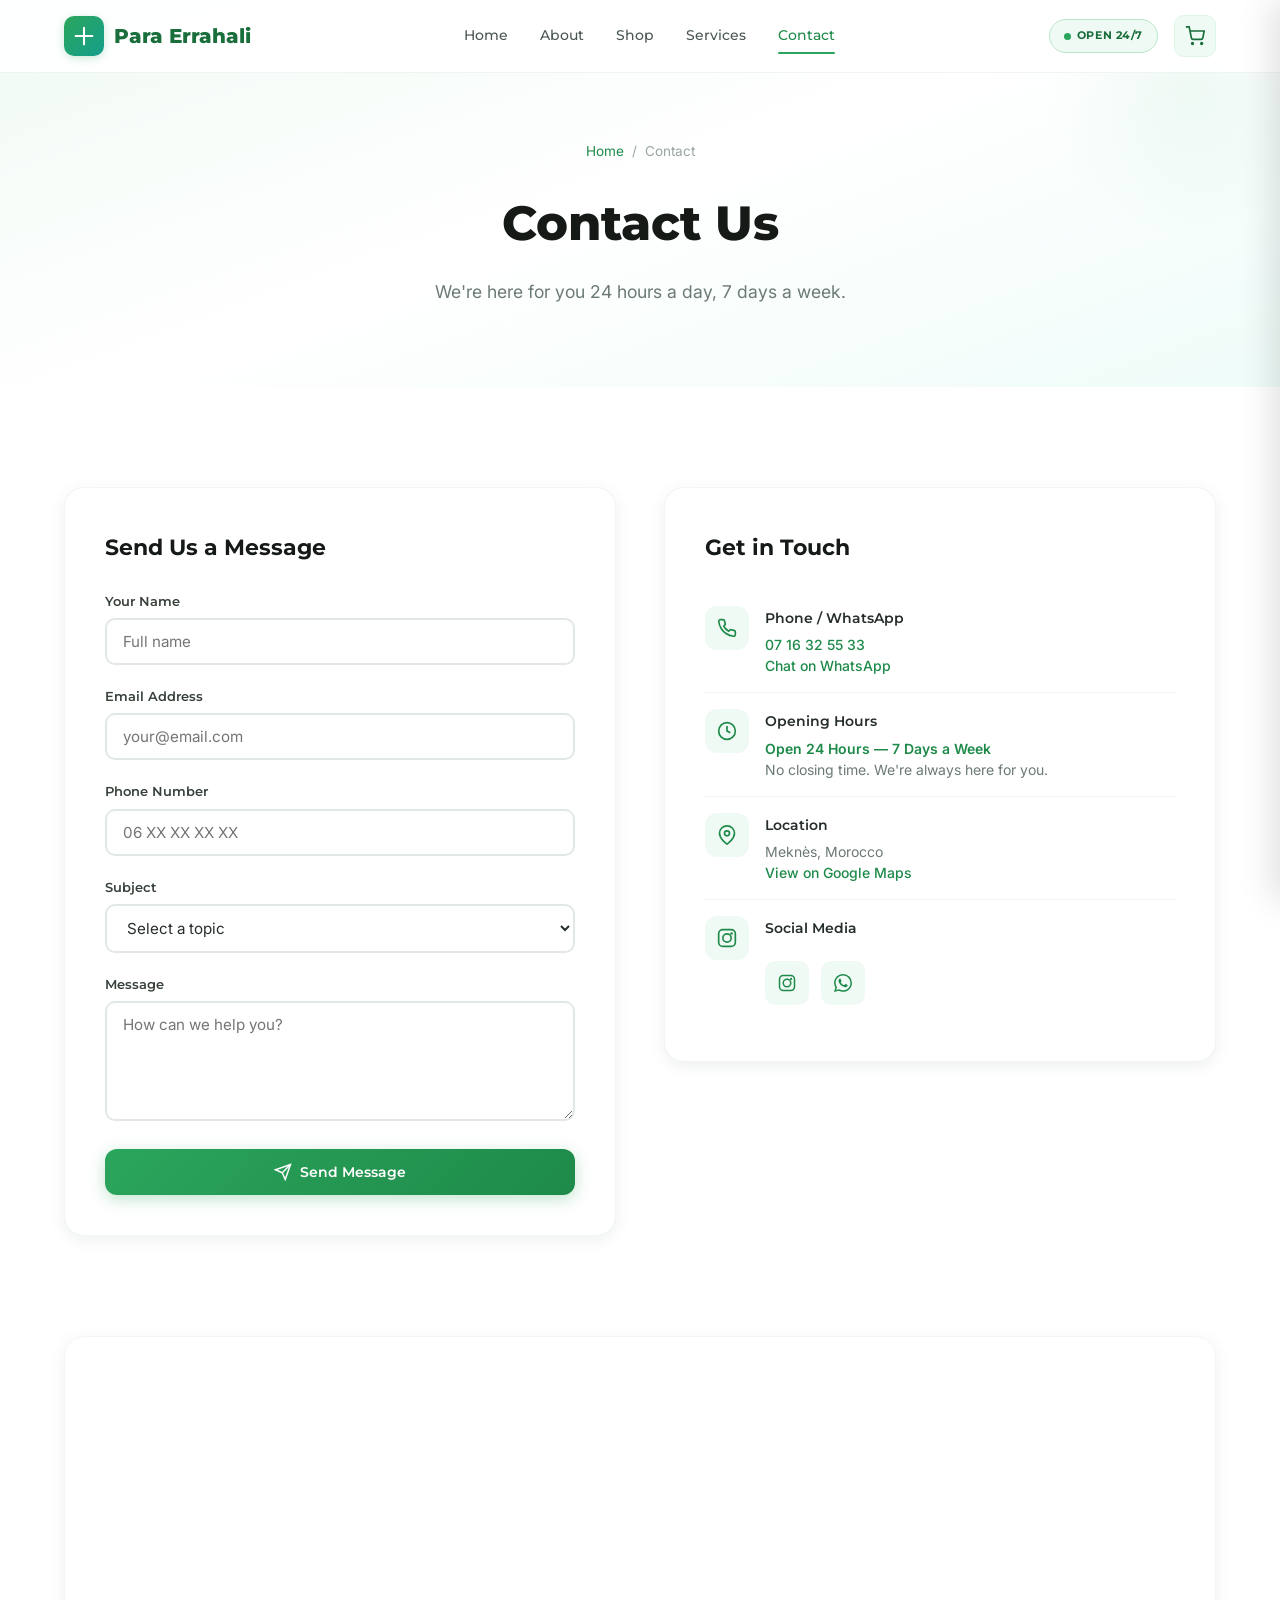
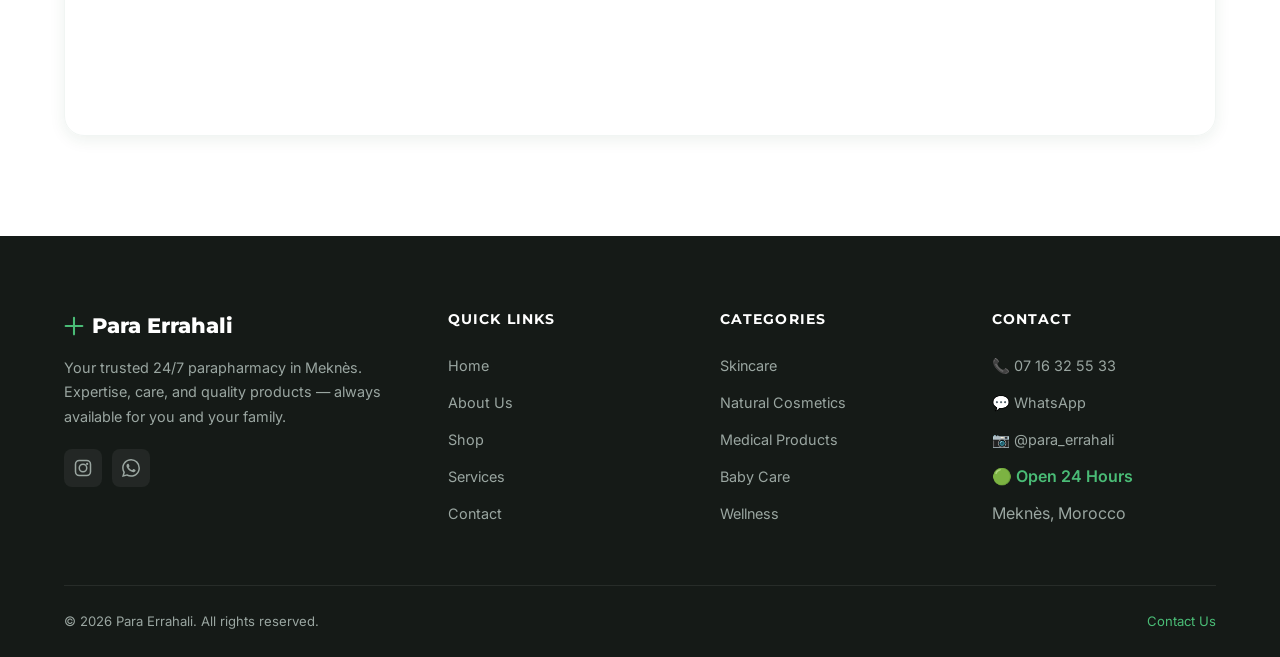
<file: contact.html>
<!DOCTYPE html>
<html lang="fr">
<head>
  <meta charset="UTF-8">
  <meta name="viewport" content="width=device-width, initial-scale=1.0">
  <title>Contact — Para Errahali | Meknès, Morocco</title>
  <meta name="description" content="Contact Para Errahali in Meknès. Open 24 hours. Phone: 07 16 32 55 33. WhatsApp, Instagram, and more.">
  <link rel="stylesheet" href="style.css">
</head>
<body>

  <!-- ═══════════ NAVBAR ═══════════ -->
  <nav class="navbar">
    <div class="nav-inner">
      <a href="index.html" class="nav-logo">
        <span class="nav-logo-icon">
          <svg width="20" height="20" viewBox="0 0 24 24" fill="none" stroke="currentColor" stroke-width="2.5" stroke-linecap="round">
            <path d="M12 2v20M2 12h20"/>
          </svg>
        </span>
        Para Errahali
      </a>
      <div class="nav-links">
        <a href="index.html">Home</a>
        <a href="about.html">About</a>
        <a href="shop.html">Shop</a>
        <a href="services.html">Services</a>
        <a href="contact.html" class="active">Contact</a>
      </div>
      <div class="nav-right">
        <span class="open-badge">
          <span class="open-dot"></span>
          OPEN 24/7
        </span>
        <button class="nav-cart-btn" onclick="toggleCart()" aria-label="Open cart">
          <svg width="20" height="20" viewBox="0 0 24 24" fill="none" stroke="currentColor" stroke-width="2">
            <circle cx="9" cy="21" r="1"/><circle cx="20" cy="21" r="1"/>
            <path d="M1 1h4l2.68 13.39a2 2 0 002 1.61h9.72a2 2 0 002-1.61L23 6H6"/>
          </svg>
          <span class="cart-count" style="display:none">0</span>
        </button>
        <button class="nav-hamburger" aria-label="Menu">
          <span></span><span></span><span></span>
        </button>
      </div>
    </div>
  </nav>

  <!-- ═══════════ CART SIDEBAR ═══════════ -->
  <div class="cart-overlay" id="cartOverlay" onclick="toggleCart()"></div>
  <aside class="cart-sidebar" id="cartSidebar">
    <div class="cart-header">
      <h3>Your Cart</h3>
      <button class="cart-close" onclick="toggleCart()" aria-label="Close cart">
        <svg width="20" height="20" viewBox="0 0 24 24" fill="none" stroke="currentColor" stroke-width="2">
          <line x1="18" y1="6" x2="6" y2="18"/><line x1="6" y1="6" x2="18" y2="18"/>
        </svg>
      </button>
    </div>
    <div class="cart-items" id="cartItems"></div>
    <div class="cart-footer">
      <div class="cart-total">
        <span>Total</span>
        <span id="cartTotal">0.00 DH</span>
      </div>
      <button class="cart-order-btn btn-whatsapp" onclick="orderViaWhatsApp()">
        <svg width="20" height="20" viewBox="0 0 24 24" fill="currentColor">
          <path d="M17.472 14.382c-.297-.149-1.758-.867-2.03-.967-.273-.099-.471-.148-.67.15-.197.297-.767.966-.94 1.164-.173.199-.347.223-.644.075-.297-.15-1.255-.463-2.39-1.475-.883-.788-1.48-1.761-1.653-2.059-.173-.297-.018-.458.13-.606.134-.133.298-.347.446-.52.149-.174.198-.298.298-.497.099-.198.05-.371-.025-.52-.075-.149-.669-1.612-.916-2.207-.242-.579-.487-.5-.669-.51-.173-.008-.371-.01-.57-.01-.198 0-.52.074-.792.372-.272.297-1.04 1.016-1.04 2.479 0 1.462 1.065 2.875 1.213 3.074.149.198 2.096 3.2 5.077 4.487.709.306 1.262.489 1.694.625.712.227 1.36.195 1.871.118.571-.085 1.758-.719 2.006-1.413.248-.694.248-1.289.173-1.413-.074-.124-.272-.198-.57-.347m-5.421 7.403h-.004a9.87 9.87 0 01-5.031-1.378l-.361-.214-3.741.982.998-3.648-.235-.374a9.86 9.86 0 01-1.51-5.26c.001-5.45 4.436-9.884 9.888-9.884 2.64 0 5.122 1.03 6.988 2.898a9.825 9.825 0 012.893 6.994c-.003 5.45-4.437 9.884-9.885 9.884m8.413-18.297A11.815 11.815 0 0012.05 0C5.495 0 .16 5.335.157 11.892c0 2.096.547 4.142 1.588 5.945L.057 24l6.305-1.654a11.882 11.882 0 005.683 1.448h.005c6.554 0 11.89-5.335 11.893-11.893a11.821 11.821 0 00-3.48-8.413z"/>
        </svg>
        Order via WhatsApp
      </button>
    </div>
  </aside>

  <!-- ═══════════ PAGE HEADER ═══════════ -->
  <section class="page-header">
    <div class="container">
      <div class="breadcrumb">
        <a href="index.html">Home</a>
        <span>/</span>
        <span>Contact</span>
      </div>
      <h1>Contact Us</h1>
      <p>We're here for you 24 hours a day, 7 days a week.</p>
    </div>
  </section>

  <!-- ═══════════ CONTACT SECTION ═══════════ -->
  <section class="contact-section">
    <div class="container">
      <div class="contact-grid">
        <!-- Contact Form -->
        <div class="contact-form-card reveal">
          <h3>Send Us a Message</h3>
          <form id="contactForm">
            <div class="form-group">
              <label for="name">Your Name</label>
              <input type="text" id="name" name="name" placeholder="Full name" required>
            </div>
            <div class="form-group">
              <label for="email">Email Address</label>
              <input type="email" id="email" name="email" placeholder="your@email.com" required>
            </div>
            <div class="form-group">
              <label for="phone">Phone Number</label>
              <input type="tel" id="phone" name="phone" placeholder="06 XX XX XX XX">
            </div>
            <div class="form-group">
              <label for="subject">Subject</label>
              <select id="subject" name="subject">
                <option value="">Select a topic</option>
                <option value="general">General Inquiry</option>
                <option value="product">Product Question</option>
                <option value="hijama">Hijama Appointment</option>
                <option value="feedback">Feedback</option>
                <option value="other">Other</option>
              </select>
            </div>
            <div class="form-group">
              <label for="message">Message</label>
              <textarea id="message" name="message" placeholder="How can we help you?" required></textarea>
            </div>
            <button type="submit" class="btn btn-primary" style="width:100%;">
              <svg width="18" height="18" viewBox="0 0 24 24" fill="none" stroke="currentColor" stroke-width="2">
                <line x1="22" y1="2" x2="11" y2="13"/><polygon points="22 2 15 22 11 13 2 9 22 2"/>
              </svg>
              Send Message
            </button>
          </form>
        </div>

        <!-- Contact Info -->
        <div class="reveal reveal-delay-1">
          <div class="contact-info-card">
            <h3>Get in Touch</h3>

            <div class="info-item">
              <div class="info-icon">
                <svg width="20" height="20" viewBox="0 0 24 24" fill="none" stroke="currentColor" stroke-width="2">
                  <path d="M22 16.92v3a2 2 0 01-2.18 2 19.79 19.79 0 01-8.63-3.07 19.5 19.5 0 01-6-6 19.79 19.79 0 01-3.07-8.67A2 2 0 014.11 2h3a2 2 0 012 1.72 12.84 12.84 0 00.7 2.81 2 2 0 01-.45 2.11L8.09 9.91a16 16 0 006 6l1.27-1.27a2 2 0 012.11-.45 12.84 12.84 0 002.81.7A2 2 0 0122 16.92z"/>
                </svg>
              </div>
              <div class="info-text">
                <h4>Phone / WhatsApp</h4>
                <p><a href="tel:+212716325533">07 16 32 55 33</a></p>
                <p><a href="https://wa.me/212716325533" target="_blank" rel="noopener">Chat on WhatsApp</a></p>
              </div>
            </div>

            <div class="info-item">
              <div class="info-icon">
                <svg width="20" height="20" viewBox="0 0 24 24" fill="none" stroke="currentColor" stroke-width="2">
                  <circle cx="12" cy="12" r="10"/><polyline points="12 6 12 12 16 14"/>
                </svg>
              </div>
              <div class="info-text">
                <h4>Opening Hours</h4>
                <p style="color:var(--green-600);font-weight:600;">Open 24 Hours — 7 Days a Week</p>
                <p>No closing time. We're always here for you.</p>
              </div>
            </div>

            <div class="info-item">
              <div class="info-icon">
                <svg width="20" height="20" viewBox="0 0 24 24" fill="none" stroke="currentColor" stroke-width="2">
                  <path d="M21 10c0 7-9 13-9 13s-9-6-9-13a9 9 0 0118 0z"/><circle cx="12" cy="10" r="3"/>
                </svg>
              </div>
              <div class="info-text">
                <h4>Location</h4>
                <p>Meknès, Morocco</p>
                <p><a href="https://maps.google.com/?q=Meknès+Morocco" target="_blank" rel="noopener">View on Google Maps</a></p>
              </div>
            </div>

            <div class="info-item">
              <div class="info-icon">
                <svg width="20" height="20" viewBox="0 0 24 24" fill="none" stroke="currentColor" stroke-width="2">
                  <rect x="2" y="2" width="20" height="20" rx="5"/><circle cx="12" cy="12" r="5"/><circle cx="17.5" cy="6.5" r="1.5" fill="currentColor" stroke="none"/>
                </svg>
              </div>
              <div class="info-text">
                <h4>Social Media</h4>
                <div class="social-links">
                  <a href="https://instagram.com/para_errahali" target="_blank" rel="noopener" class="social-link" aria-label="Instagram">
                    <svg width="18" height="18" viewBox="0 0 24 24" fill="none" stroke="currentColor" stroke-width="2">
                      <rect x="2" y="2" width="20" height="20" rx="5"/><circle cx="12" cy="12" r="5"/><circle cx="17.5" cy="6.5" r="1.5" fill="currentColor" stroke="none"/>
                    </svg>
                  </a>
                  <a href="https://wa.me/212716325533" target="_blank" rel="noopener" class="social-link" aria-label="WhatsApp">
                    <svg width="18" height="18" viewBox="0 0 24 24" fill="currentColor">
                      <path d="M17.472 14.382c-.297-.149-1.758-.867-2.03-.967-.273-.099-.471-.148-.67.15-.197.297-.767.966-.94 1.164-.173.199-.347.223-.644.075-.297-.15-1.255-.463-2.39-1.475-.883-.788-1.48-1.761-1.653-2.059-.173-.297-.018-.458.13-.606.134-.133.298-.347.446-.52.149-.174.198-.298.298-.497.099-.198.05-.371-.025-.52-.075-.149-.669-1.612-.916-2.207-.242-.579-.487-.5-.669-.51-.173-.008-.371-.01-.57-.01-.198 0-.52.074-.792.372-.272.297-1.04 1.016-1.04 2.479 0 1.462 1.065 2.875 1.213 3.074.149.198 2.096 3.2 5.077 4.487.709.306 1.262.489 1.694.625.712.227 1.36.195 1.871.118.571-.085 1.758-.719 2.006-1.413.248-.694.248-1.289.173-1.413-.074-.124-.272-.198-.57-.347m-5.421 7.403h-.004a9.87 9.87 0 01-5.031-1.378l-.361-.214-3.741.982.998-3.648-.235-.374a9.86 9.86 0 01-1.51-5.26c.001-5.45 4.436-9.884 9.888-9.884 2.64 0 5.122 1.03 6.988 2.898a9.825 9.825 0 012.893 6.994c-.003 5.45-4.437 9.884-9.885 9.884m8.413-18.297A11.815 11.815 0 0012.05 0C5.495 0 .16 5.335.157 11.892c0 2.096.547 4.142 1.588 5.945L.057 24l6.305-1.654a11.882 11.882 0 005.683 1.448h.005c6.554 0 11.89-5.335 11.893-11.893a11.821 11.821 0 00-3.48-8.413z"/>
                    </svg>
                  </a>
                </div>
              </div>
            </div>
          </div>
        </div>
      </div>
    </div>
  </section>

  <!-- ═══════════ MAP ═══════════ -->
  <section class="map-section">
    <div class="container">
      <div class="map-container reveal">
        <iframe
          src="https://www.google.com/maps/embed?pb=!1m18!1m12!1m3!1d52983.67454814495!2d-5.5735!3d33.8935!2m3!1f0!2f0!3f0!3m2!1i1024!2i768!4f13.1!3m3!1m2!1s0xd9c75e86e8c9c6d%3A0x85cb1a1c5cc2f3b8!2sMekn%C3%A8s%2C%20Morocco!5e0!3m2!1sen!2s!4v1700000000000!5m2!1sen!2s"
          allowfullscreen=""
          loading="lazy"
          referrerpolicy="no-referrer-when-downgrade"
          title="Para Errahali Location - Meknès, Morocco">
        </iframe>
      </div>
    </div>
  </section>

  <!-- ═══════════ FOOTER ═══════════ -->
  <footer class="footer">
    <div class="container">
      <div class="footer-grid">
        <div class="footer-brand">
          <h3>
            <svg width="20" height="20" viewBox="0 0 24 24" fill="none" stroke="var(--green-400)" stroke-width="2.5" stroke-linecap="round">
              <path d="M12 2v20M2 12h20"/>
            </svg>
            Para Errahali
          </h3>
          <p>Your trusted 24/7 parapharmacy in Meknès. Expertise, care, and quality products — always available for you and your family.</p>
          <div class="footer-social">
            <a href="https://instagram.com/para_errahali" target="_blank" rel="noopener" aria-label="Instagram">
              <svg width="18" height="18" viewBox="0 0 24 24" fill="none" stroke="currentColor" stroke-width="2">
                <rect x="2" y="2" width="20" height="20" rx="5"/><circle cx="12" cy="12" r="5"/><circle cx="17.5" cy="6.5" r="1.5" fill="currentColor" stroke="none"/>
              </svg>
            </a>
            <a href="https://wa.me/212716325533" target="_blank" rel="noopener" aria-label="WhatsApp">
              <svg width="18" height="18" viewBox="0 0 24 24" fill="currentColor">
                <path d="M17.472 14.382c-.297-.149-1.758-.867-2.03-.967-.273-.099-.471-.148-.67.15-.197.297-.767.966-.94 1.164-.173.199-.347.223-.644.075-.297-.15-1.255-.463-2.39-1.475-.883-.788-1.48-1.761-1.653-2.059-.173-.297-.018-.458.13-.606.134-.133.298-.347.446-.52.149-.174.198-.298.298-.497.099-.198.05-.371-.025-.52-.075-.149-.669-1.612-.916-2.207-.242-.579-.487-.5-.669-.51-.173-.008-.371-.01-.57-.01-.198 0-.52.074-.792.372-.272.297-1.04 1.016-1.04 2.479 0 1.462 1.065 2.875 1.213 3.074.149.198 2.096 3.2 5.077 4.487.709.306 1.262.489 1.694.625.712.227 1.36.195 1.871.118.571-.085 1.758-.719 2.006-1.413.248-.694.248-1.289.173-1.413-.074-.124-.272-.198-.57-.347m-5.421 7.403h-.004a9.87 9.87 0 01-5.031-1.378l-.361-.214-3.741.982.998-3.648-.235-.374a9.86 9.86 0 01-1.51-5.26c.001-5.45 4.436-9.884 9.888-9.884 2.64 0 5.122 1.03 6.988 2.898a9.825 9.825 0 012.893 6.994c-.003 5.45-4.437 9.884-9.885 9.884m8.413-18.297A11.815 11.815 0 0012.05 0C5.495 0 .16 5.335.157 11.892c0 2.096.547 4.142 1.588 5.945L.057 24l6.305-1.654a11.882 11.882 0 005.683 1.448h.005c6.554 0 11.89-5.335 11.893-11.893a11.821 11.821 0 00-3.48-8.413z"/>
              </svg>
            </a>
          </div>
        </div>
        <div class="footer-col">
          <h4>Quick Links</h4>
          <ul>
            <li><a href="index.html">Home</a></li>
            <li><a href="about.html">About Us</a></li>
            <li><a href="shop.html">Shop</a></li>
            <li><a href="services.html">Services</a></li>
            <li><a href="contact.html">Contact</a></li>
          </ul>
        </div>
        <div class="footer-col">
          <h4>Categories</h4>
          <ul>
            <li><a href="shop.html">Skincare</a></li>
            <li><a href="shop.html">Natural Cosmetics</a></li>
            <li><a href="shop.html">Medical Products</a></li>
            <li><a href="shop.html">Baby Care</a></li>
            <li><a href="shop.html">Wellness</a></li>
          </ul>
        </div>
        <div class="footer-col">
          <h4>Contact</h4>
          <ul>
            <li><a href="tel:+212716325533">📞 07 16 32 55 33</a></li>
            <li><a href="https://wa.me/212716325533" target="_blank" rel="noopener">💬 WhatsApp</a></li>
            <li><a href="https://instagram.com/para_errahali" target="_blank" rel="noopener">📷 @para_errahali</a></li>
            <li><span style="color:var(--green-400);font-weight:600;">🟢 Open 24 Hours</span></li>
            <li><span>Meknès, Morocco</span></li>
          </ul>
        </div>
      </div>
      <div class="footer-bottom">
        <span>&copy; 2026 Para Errahali. All rights reserved.</span>
        <a href="contact.html">Contact Us</a>
      </div>
    </div>
  </footer>

  <script src="products.js"></script>
  <script src="cart.js"></script>
  <script src="script.js"></script>
</body>
</html>
</file>
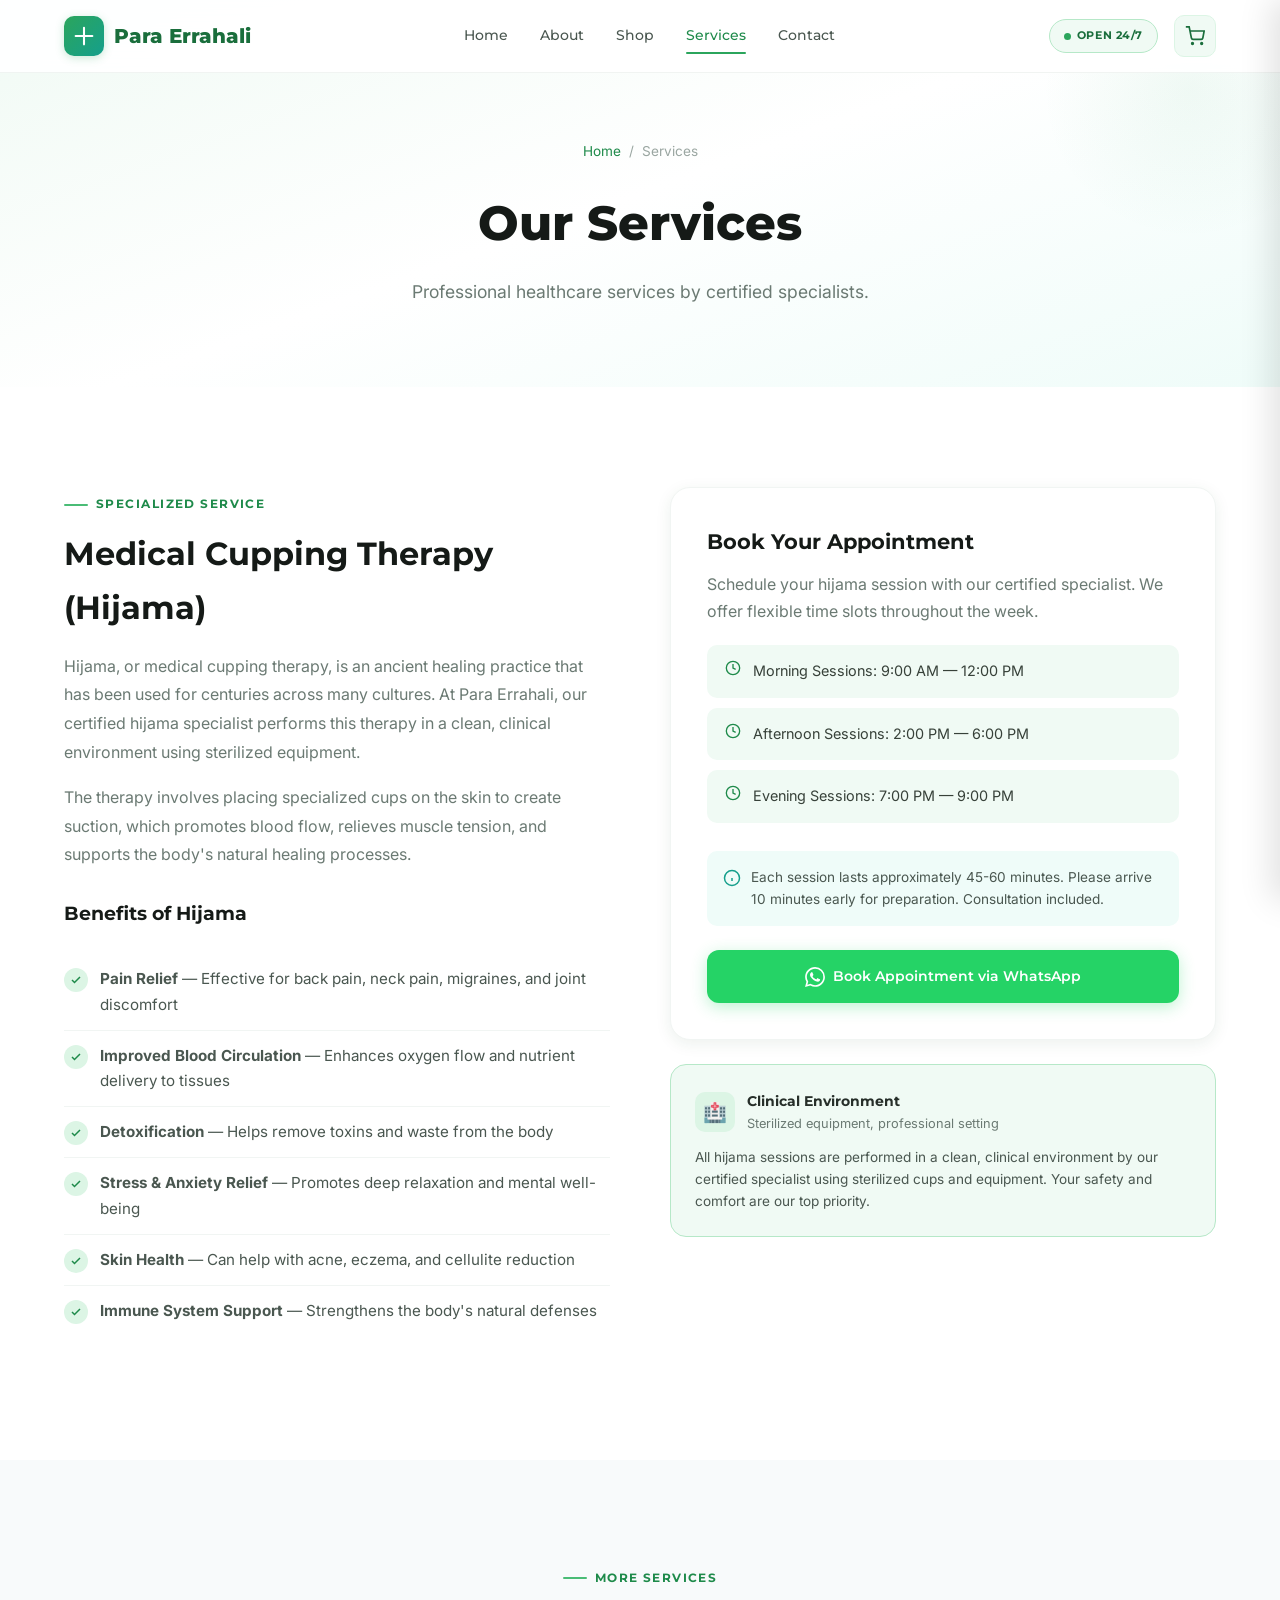
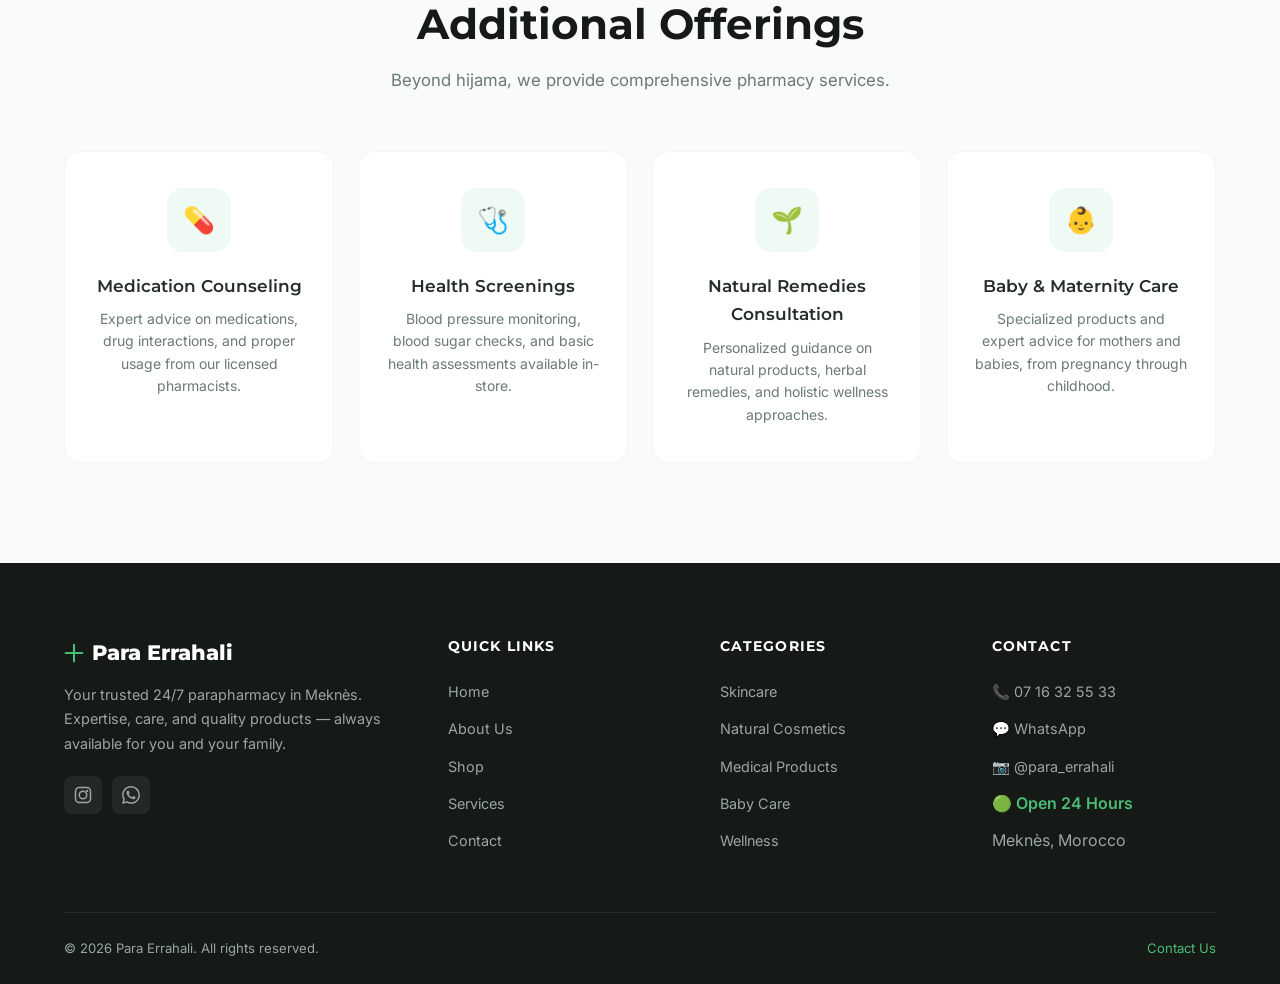
<file: services.html>
<!DOCTYPE html>
<html lang="fr">
<head>
  <meta charset="UTF-8">
  <meta name="viewport" content="width=device-width, initial-scale=1.0">
  <title>Services — Para Errahali | Hijama Cupping Therapy Meknès</title>
  <meta name="description" content="Medical cupping therapy (hijama) services at Para Errahali in Meknès. Book your appointment via WhatsApp.">
  <link rel="stylesheet" href="style.css">
</head>
<body>

  <!-- ═══════════ NAVBAR ═══════════ -->
  <nav class="navbar">
    <div class="nav-inner">
      <a href="index.html" class="nav-logo">
        <span class="nav-logo-icon">
          <svg width="20" height="20" viewBox="0 0 24 24" fill="none" stroke="currentColor" stroke-width="2.5" stroke-linecap="round">
            <path d="M12 2v20M2 12h20"/>
          </svg>
        </span>
        Para Errahali
      </a>
      <div class="nav-links">
        <a href="index.html">Home</a>
        <a href="about.html">About</a>
        <a href="shop.html">Shop</a>
        <a href="services.html" class="active">Services</a>
        <a href="contact.html">Contact</a>
      </div>
      <div class="nav-right">
        <span class="open-badge">
          <span class="open-dot"></span>
          OPEN 24/7
        </span>
        <button class="nav-cart-btn" onclick="toggleCart()" aria-label="Open cart">
          <svg width="20" height="20" viewBox="0 0 24 24" fill="none" stroke="currentColor" stroke-width="2">
            <circle cx="9" cy="21" r="1"/><circle cx="20" cy="21" r="1"/>
            <path d="M1 1h4l2.68 13.39a2 2 0 002 1.61h9.72a2 2 0 002-1.61L23 6H6"/>
          </svg>
          <span class="cart-count" style="display:none">0</span>
        </button>
        <button class="nav-hamburger" aria-label="Menu">
          <span></span><span></span><span></span>
        </button>
      </div>
    </div>
  </nav>

  <!-- ═══════════ CART SIDEBAR ═══════════ -->
  <div class="cart-overlay" id="cartOverlay" onclick="toggleCart()"></div>
  <aside class="cart-sidebar" id="cartSidebar">
    <div class="cart-header">
      <h3>Your Cart</h3>
      <button class="cart-close" onclick="toggleCart()" aria-label="Close cart">
        <svg width="20" height="20" viewBox="0 0 24 24" fill="none" stroke="currentColor" stroke-width="2">
          <line x1="18" y1="6" x2="6" y2="18"/><line x1="6" y1="6" x2="18" y2="18"/>
        </svg>
      </button>
    </div>
    <div class="cart-items" id="cartItems"></div>
    <div class="cart-footer">
      <div class="cart-total">
        <span>Total</span>
        <span id="cartTotal">0.00 DH</span>
      </div>
      <button class="cart-order-btn btn-whatsapp" onclick="orderViaWhatsApp()">
        <svg width="20" height="20" viewBox="0 0 24 24" fill="currentColor">
          <path d="M17.472 14.382c-.297-.149-1.758-.867-2.03-.967-.273-.099-.471-.148-.67.15-.197.297-.767.966-.94 1.164-.173.199-.347.223-.644.075-.297-.15-1.255-.463-2.39-1.475-.883-.788-1.48-1.761-1.653-2.059-.173-.297-.018-.458.13-.606.134-.133.298-.347.446-.52.149-.174.198-.298.298-.497.099-.198.05-.371-.025-.52-.075-.149-.669-1.612-.916-2.207-.242-.579-.487-.5-.669-.51-.173-.008-.371-.01-.57-.01-.198 0-.52.074-.792.372-.272.297-1.04 1.016-1.04 2.479 0 1.462 1.065 2.875 1.213 3.074.149.198 2.096 3.2 5.077 4.487.709.306 1.262.489 1.694.625.712.227 1.36.195 1.871.118.571-.085 1.758-.719 2.006-1.413.248-.694.248-1.289.173-1.413-.074-.124-.272-.198-.57-.347m-5.421 7.403h-.004a9.87 9.87 0 01-5.031-1.378l-.361-.214-3.741.982.998-3.648-.235-.374a9.86 9.86 0 01-1.51-5.26c.001-5.45 4.436-9.884 9.888-9.884 2.64 0 5.122 1.03 6.988 2.898a9.825 9.825 0 012.893 6.994c-.003 5.45-4.437 9.884-9.885 9.884m8.413-18.297A11.815 11.815 0 0012.05 0C5.495 0 .16 5.335.157 11.892c0 2.096.547 4.142 1.588 5.945L.057 24l6.305-1.654a11.882 11.882 0 005.683 1.448h.005c6.554 0 11.89-5.335 11.893-11.893a11.821 11.821 0 00-3.48-8.413z"/>
        </svg>
        Order via WhatsApp
      </button>
    </div>
  </aside>

  <!-- ═══════════ PAGE HEADER ═══════════ -->
  <section class="page-header">
    <div class="container">
      <div class="breadcrumb">
        <a href="index.html">Home</a>
        <span>/</span>
        <span>Services</span>
      </div>
      <h1>Our Services</h1>
      <p>Professional healthcare services by certified specialists.</p>
    </div>
  </section>

  <!-- ═══════════ HIJAMA SERVICE ═══════════ -->
  <section class="hijama-hero">
    <div class="container">
      <div class="hijama-grid">
        <div class="hijama-info reveal">
          <span class="section-label">Specialized Service</span>
          <h2>Medical Cupping Therapy (Hijama)</h2>
          <p>
            Hijama, or medical cupping therapy, is an ancient healing practice that has been
            used for centuries across many cultures. At Para Errahali, our certified hijama
            specialist performs this therapy in a clean, clinical environment using
            sterilized equipment.
          </p>
          <p>
            The therapy involves placing specialized cups on the skin to create suction,
            which promotes blood flow, relieves muscle tension, and supports the body's
            natural healing processes.
          </p>

          <h3 style="font-family:var(--font-heading);font-size:1.2rem;font-weight:700;margin:28px 0 16px;color:var(--gray-900);">Benefits of Hijama</h3>
          <ul class="benefits-list">
            <li>
              <span class="benefit-icon">
                <svg width="12" height="12" viewBox="0 0 24 24" fill="none" stroke="currentColor" stroke-width="3"><path d="M20 6L9 17l-5-5"/></svg>
              </span>
              <div>
                <strong>Pain Relief</strong> — Effective for back pain, neck pain, migraines, and joint discomfort
              </div>
            </li>
            <li>
              <span class="benefit-icon">
                <svg width="12" height="12" viewBox="0 0 24 24" fill="none" stroke="currentColor" stroke-width="3"><path d="M20 6L9 17l-5-5"/></svg>
              </span>
              <div>
                <strong>Improved Blood Circulation</strong> — Enhances oxygen flow and nutrient delivery to tissues
              </div>
            </li>
            <li>
              <span class="benefit-icon">
                <svg width="12" height="12" viewBox="0 0 24 24" fill="none" stroke="currentColor" stroke-width="3"><path d="M20 6L9 17l-5-5"/></svg>
              </span>
              <div>
                <strong>Detoxification</strong> — Helps remove toxins and waste from the body
              </div>
            </li>
            <li>
              <span class="benefit-icon">
                <svg width="12" height="12" viewBox="0 0 24 24" fill="none" stroke="currentColor" stroke-width="3"><path d="M20 6L9 17l-5-5"/></svg>
              </span>
              <div>
                <strong>Stress &amp; Anxiety Relief</strong> — Promotes deep relaxation and mental well-being
              </div>
            </li>
            <li>
              <span class="benefit-icon">
                <svg width="12" height="12" viewBox="0 0 24 24" fill="none" stroke="currentColor" stroke-width="3"><path d="M20 6L9 17l-5-5"/></svg>
              </span>
              <div>
                <strong>Skin Health</strong> — Can help with acne, eczema, and cellulite reduction
              </div>
            </li>
            <li>
              <span class="benefit-icon">
                <svg width="12" height="12" viewBox="0 0 24 24" fill="none" stroke="currentColor" stroke-width="3"><path d="M20 6L9 17l-5-5"/></svg>
              </span>
              <div>
                <strong>Immune System Support</strong> — Strengthens the body's natural defenses
              </div>
            </li>
          </ul>
        </div>

        <div class="reveal reveal-delay-1">
          <div class="appointment-card">
            <h3>Book Your Appointment</h3>
            <p>Schedule your hijama session with our certified specialist. We offer flexible time slots throughout the week.</p>

            <div class="appointment-slots">
              <div class="slot">
                <span class="slot-icon">
                  <svg width="16" height="16" viewBox="0 0 24 24" fill="none" stroke="currentColor" stroke-width="2"><circle cx="12" cy="12" r="10"/><polyline points="12 6 12 12 16 14"/></svg>
                </span>
                Morning Sessions: 9:00 AM — 12:00 PM
              </div>
              <div class="slot">
                <span class="slot-icon">
                  <svg width="16" height="16" viewBox="0 0 24 24" fill="none" stroke="currentColor" stroke-width="2"><circle cx="12" cy="12" r="10"/><polyline points="12 6 12 12 16 14"/></svg>
                </span>
                Afternoon Sessions: 2:00 PM — 6:00 PM
              </div>
              <div class="slot">
                <span class="slot-icon">
                  <svg width="16" height="16" viewBox="0 0 24 24" fill="none" stroke="currentColor" stroke-width="2"><circle cx="12" cy="12" r="10"/><polyline points="12 6 12 12 16 14"/></svg>
                </span>
                Evening Sessions: 7:00 PM — 9:00 PM
              </div>
            </div>

            <div class="appointment-note">
              <svg width="18" height="18" viewBox="0 0 24 24" fill="none" stroke="var(--teal-500)" stroke-width="2" style="flex-shrink:0;margin-top:2px;">
                <circle cx="12" cy="12" r="10"/><line x1="12" y1="16" x2="12" y2="12"/><line x1="12" y1="8" x2="12.01" y2="8"/>
              </svg>
              <span>Each session lasts approximately 45-60 minutes. Please arrive 10 minutes early for preparation. Consultation included.</span>
            </div>

            <a href="https://wa.me/212716325533?text=Hello%2C%20I%20would%20like%20to%20book%20a%20hijama%20(cupping)%20session%20at%20Para%20Errahali.%20Please%20let%20me%20know%20available%20time%20slots." class="btn btn-whatsapp" style="width:100%;" target="_blank" rel="noopener">
              <svg width="20" height="20" viewBox="0 0 24 24" fill="currentColor">
                <path d="M17.472 14.382c-.297-.149-1.758-.867-2.03-.967-.273-.099-.471-.148-.67.15-.197.297-.767.966-.94 1.164-.173.199-.347.223-.644.075-.297-.15-1.255-.463-2.39-1.475-.883-.788-1.48-1.761-1.653-2.059-.173-.297-.018-.458.13-.606.134-.133.298-.347.446-.52.149-.174.198-.298.298-.497.099-.198.05-.371-.025-.52-.075-.149-.669-1.612-.916-2.207-.242-.579-.487-.5-.669-.51-.173-.008-.371-.01-.57-.01-.198 0-.52.074-.792.372-.272.297-1.04 1.016-1.04 2.479 0 1.462 1.065 2.875 1.213 3.074.149.198 2.096 3.2 5.077 4.487.709.306 1.262.489 1.694.625.712.227 1.36.195 1.871.118.571-.085 1.758-.719 2.006-1.413.248-.694.248-1.289.173-1.413-.074-.124-.272-.198-.57-.347m-5.421 7.403h-.004a9.87 9.87 0 01-5.031-1.378l-.361-.214-3.741.982.998-3.648-.235-.374a9.86 9.86 0 01-1.51-5.26c.001-5.45 4.436-9.884 9.888-9.884 2.64 0 5.122 1.03 6.988 2.898a9.825 9.825 0 012.893 6.994c-.003 5.45-4.437 9.884-9.885 9.884m8.413-18.297A11.815 11.815 0 0012.05 0C5.495 0 .16 5.335.157 11.892c0 2.096.547 4.142 1.588 5.945L.057 24l6.305-1.654a11.882 11.882 0 005.683 1.448h.005c6.554 0 11.89-5.335 11.893-11.893a11.821 11.821 0 00-3.48-8.413z"/>
              </svg>
              Book Appointment via WhatsApp
            </a>
          </div>

          <div style="margin-top:24px;background:var(--green-50);border:1px solid var(--green-200);border-radius:16px;padding:24px;">
            <div style="display:flex;align-items:center;gap:12px;margin-bottom:12px;">
              <div style="width:40px;height:40px;background:var(--green-100);border-radius:10px;display:flex;align-items:center;justify-content:center;font-size:1.2rem;">🏥</div>
              <div>
                <h4 style="font-family:var(--font-heading);font-size:.9rem;font-weight:700;color:var(--gray-800);">Clinical Environment</h4>
                <p style="font-size:.8rem;color:var(--gray-500);">Sterilized equipment, professional setting</p>
              </div>
            </div>
            <p style="font-size:.85rem;color:var(--gray-600);line-height:1.6;">
              All hijama sessions are performed in a clean, clinical environment by our
              certified specialist using sterilized cups and equipment. Your safety and
              comfort are our top priority.
            </p>
          </div>
        </div>
      </div>
    </div>
  </section>

  <!-- ═══════════ OTHER SERVICES ═══════════ -->
  <section style="padding:var(--section-py) 0;background:var(--gray-50);">
    <div class="container">
      <div class="section-header reveal">
        <span class="section-label">More Services</span>
        <h2 class="section-title">Additional Offerings</h2>
        <p class="section-subtitle">Beyond hijama, we provide comprehensive pharmacy services.</p>
      </div>
      <div class="why-grid">
        <div class="why-card reveal reveal-delay-1">
          <div class="why-icon">💊</div>
          <h3>Medication Counseling</h3>
          <p>Expert advice on medications, drug interactions, and proper usage from our licensed pharmacists.</p>
        </div>
        <div class="why-card reveal reveal-delay-2">
          <div class="why-icon">🩺</div>
          <h3>Health Screenings</h3>
          <p>Blood pressure monitoring, blood sugar checks, and basic health assessments available in-store.</p>
        </div>
        <div class="why-card reveal reveal-delay-3">
          <div class="why-icon">🌱</div>
          <h3>Natural Remedies Consultation</h3>
          <p>Personalized guidance on natural products, herbal remedies, and holistic wellness approaches.</p>
        </div>
        <div class="why-card reveal reveal-delay-4">
          <div class="why-icon">👶</div>
          <h3>Baby &amp; Maternity Care</h3>
          <p>Specialized products and expert advice for mothers and babies, from pregnancy through childhood.</p>
        </div>
      </div>
    </div>
  </section>

  <!-- ═══════════ FOOTER ═══════════ -->
  <footer class="footer">
    <div class="container">
      <div class="footer-grid">
        <div class="footer-brand">
          <h3>
            <svg width="20" height="20" viewBox="0 0 24 24" fill="none" stroke="var(--green-400)" stroke-width="2.5" stroke-linecap="round">
              <path d="M12 2v20M2 12h20"/>
            </svg>
            Para Errahali
          </h3>
          <p>Your trusted 24/7 parapharmacy in Meknès. Expertise, care, and quality products — always available for you and your family.</p>
          <div class="footer-social">
            <a href="https://instagram.com/para_errahali" target="_blank" rel="noopener" aria-label="Instagram">
              <svg width="18" height="18" viewBox="0 0 24 24" fill="none" stroke="currentColor" stroke-width="2">
                <rect x="2" y="2" width="20" height="20" rx="5"/><circle cx="12" cy="12" r="5"/><circle cx="17.5" cy="6.5" r="1.5" fill="currentColor" stroke="none"/>
              </svg>
            </a>
            <a href="https://wa.me/212716325533" target="_blank" rel="noopener" aria-label="WhatsApp">
              <svg width="18" height="18" viewBox="0 0 24 24" fill="currentColor">
                <path d="M17.472 14.382c-.297-.149-1.758-.867-2.03-.967-.273-.099-.471-.148-.67.15-.197.297-.767.966-.94 1.164-.173.199-.347.223-.644.075-.297-.15-1.255-.463-2.39-1.475-.883-.788-1.48-1.761-1.653-2.059-.173-.297-.018-.458.13-.606.134-.133.298-.347.446-.52.149-.174.198-.298.298-.497.099-.198.05-.371-.025-.52-.075-.149-.669-1.612-.916-2.207-.242-.579-.487-.5-.669-.51-.173-.008-.371-.01-.57-.01-.198 0-.52.074-.792.372-.272.297-1.04 1.016-1.04 2.479 0 1.462 1.065 2.875 1.213 3.074.149.198 2.096 3.2 5.077 4.487.709.306 1.262.489 1.694.625.712.227 1.36.195 1.871.118.571-.085 1.758-.719 2.006-1.413.248-.694.248-1.289.173-1.413-.074-.124-.272-.198-.57-.347m-5.421 7.403h-.004a9.87 9.87 0 01-5.031-1.378l-.361-.214-3.741.982.998-3.648-.235-.374a9.86 9.86 0 01-1.51-5.26c.001-5.45 4.436-9.884 9.888-9.884 2.64 0 5.122 1.03 6.988 2.898a9.825 9.825 0 012.893 6.994c-.003 5.45-4.437 9.884-9.885 9.884m8.413-18.297A11.815 11.815 0 0012.05 0C5.495 0 .16 5.335.157 11.892c0 2.096.547 4.142 1.588 5.945L.057 24l6.305-1.654a11.882 11.882 0 005.683 1.448h.005c6.554 0 11.89-5.335 11.893-11.893a11.821 11.821 0 00-3.48-8.413z"/>
              </svg>
            </a>
          </div>
        </div>
        <div class="footer-col">
          <h4>Quick Links</h4>
          <ul>
            <li><a href="index.html">Home</a></li>
            <li><a href="about.html">About Us</a></li>
            <li><a href="shop.html">Shop</a></li>
            <li><a href="services.html">Services</a></li>
            <li><a href="contact.html">Contact</a></li>
          </ul>
        </div>
        <div class="footer-col">
          <h4>Categories</h4>
          <ul>
            <li><a href="shop.html">Skincare</a></li>
            <li><a href="shop.html">Natural Cosmetics</a></li>
            <li><a href="shop.html">Medical Products</a></li>
            <li><a href="shop.html">Baby Care</a></li>
            <li><a href="shop.html">Wellness</a></li>
          </ul>
        </div>
        <div class="footer-col">
          <h4>Contact</h4>
          <ul>
            <li><a href="tel:+212716325533">📞 07 16 32 55 33</a></li>
            <li><a href="https://wa.me/212716325533" target="_blank" rel="noopener">💬 WhatsApp</a></li>
            <li><a href="https://instagram.com/para_errahali" target="_blank" rel="noopener">📷 @para_errahali</a></li>
            <li><span style="color:var(--green-400);font-weight:600;">🟢 Open 24 Hours</span></li>
            <li><span>Meknès, Morocco</span></li>
          </ul>
        </div>
      </div>
      <div class="footer-bottom">
        <span>&copy; 2026 Para Errahali. All rights reserved.</span>
        <a href="contact.html">Contact Us</a>
      </div>
    </div>
  </footer>

  <script src="products.js"></script>
  <script src="cart.js"></script>
  <script src="script.js"></script>
</body>
</html>
</file>
<file: style.css>
/* ============================================
   STYLE.CSS — Para Errahali
   Trusted 24/7 Medical-Pharmacy Design
   ============================================ */

/* ── Google Fonts ── */
@import url('https://fonts.googleapis.com/css2?family=Montserrat:wght@400;500;600;700;800&family=Inter:wght@300;400;500;600&display=swap');

/* ── CSS Variables ── */
:root {
  /* Greens — clinical + caring */
  --green-50:  #f0faf4;
  --green-100: #dcf5e5;
  --green-200: #b6e8c8;
  --green-300: #7dd4a0;
  --green-400: #4abc76;
  --green-500: #2ba55c;
  --green-600: #1e8a4a;
  --green-700: #1a6e3c;
  --green-800: #185832;
  --green-900: #14482a;

  /* Teal accents */
  --teal-50:  #effcf9;
  --teal-100: #c8f5eb;
  --teal-200: #91ebd7;
  --teal-300: #52d6bf;
  --teal-400: #28bba5;
  --teal-500: #159f8c;
  --teal-600: #0f8073;
  --teal-700: #11665e;
  --teal-800: #12524c;
  --teal-900: #134440;

  /* Neutrals */
  --white:    #ffffff;
  --gray-50:  #f8fafb;
  --gray-100: #f1f5f3;
  --gray-200: #e2e8e5;
  --gray-300: #cdd5d1;
  --gray-400: #9aa6a1;
  --gray-500: #6b7a73;
  --gray-600: #4a5750;
  --gray-700: #374139;
  --gray-800: #262e29;
  --gray-900: #151a17;

  /* WhatsApp */
  --whatsapp: #25d366;
  --whatsapp-dark: #1da851;

  /* Typography */
  --font-heading: 'Montserrat', sans-serif;
  --font-body:    'Inter', sans-serif;

  /* Spacing */
  --section-py: 100px;
  --container-max: 1200px;

  /* Shadows */
  --shadow-sm:  0 1px 3px rgba(20,72,42,.06);
  --shadow-md:  0 4px 16px rgba(20,72,42,.08);
  --shadow-lg:  0 8px 32px rgba(20,72,42,.10);
  --shadow-xl:  0 16px 48px rgba(20,72,42,.12);

  /* Transitions */
  --ease: cubic-bezier(.4,0,.2,1);
  --duration: .3s;
}

/* ── Reset ── */
*,*::before,*::after { box-sizing: border-box; margin: 0; padding: 0; }
html { scroll-behavior: smooth; -webkit-font-smoothing: antialiased; }
body {
  font-family: var(--font-body);
  color: var(--gray-800);
  background: var(--white);
  line-height: 1.7;
  overflow-x: hidden;
}
img { max-width: 100%; height: auto; display: block; }
a { text-decoration: none; color: inherit; transition: color var(--duration) var(--ease); }
button { cursor: pointer; border: none; background: none; font-family: inherit; }
ul { list-style: none; }

.container {
  max-width: var(--container-max);
  margin: 0 auto;
  padding: 0 24px;
}

/* ── Section Titles ── */
.section-label {
  display: inline-flex;
  align-items: center;
  gap: 8px;
  font-family: var(--font-heading);
  font-size: .75rem;
  font-weight: 700;
  letter-spacing: .12em;
  text-transform: uppercase;
  color: var(--green-600);
  margin-bottom: 12px;
}
.section-label::before {
  content: '';
  width: 24px; height: 2px;
  background: var(--green-400);
  border-radius: 2px;
}
.section-title {
  font-family: var(--font-heading);
  font-size: clamp(1.8rem, 4vw, 2.6rem);
  font-weight: 700;
  color: var(--gray-900);
  line-height: 1.2;
  margin-bottom: 16px;
}
.section-subtitle {
  font-size: 1.05rem;
  color: var(--gray-500);
  max-width: 600px;
  line-height: 1.7;
}
.section-header {
  text-align: center;
  margin-bottom: 56px;
}
.section-header .section-subtitle {
  margin: 0 auto;
}

/* ============================================
   NAVBAR
   ============================================ */
.navbar {
  position: fixed;
  top: 0; left: 0; right: 0;
  z-index: 1000;
  background: rgba(255,255,255,.92);
  backdrop-filter: blur(16px);
  -webkit-backdrop-filter: blur(16px);
  border-bottom: 1px solid rgba(20,72,42,.06);
  transition: box-shadow var(--duration) var(--ease), background var(--duration) var(--ease);
}
.navbar.scrolled {
  box-shadow: var(--shadow-md);
  background: rgba(255,255,255,.97);
}
.nav-inner {
  display: flex;
  align-items: center;
  justify-content: space-between;
  height: 72px;
  max-width: var(--container-max);
  margin: 0 auto;
  padding: 0 24px;
}
.nav-logo {
  display: flex;
  align-items: center;
  gap: 10px;
  font-family: var(--font-heading);
  font-weight: 800;
  font-size: 1.25rem;
  color: var(--green-700);
}
.nav-logo-icon {
  width: 40px; height: 40px;
  background: linear-gradient(135deg, var(--green-500), var(--teal-500));
  border-radius: 10px;
  display: flex;
  align-items: center;
  justify-content: center;
  color: var(--white);
  font-size: 1.1rem;
  box-shadow: 0 2px 8px rgba(43,165,92,.25);
}
.nav-links {
  display: flex;
  align-items: center;
  gap: 32px;
}
.nav-links a {
  font-family: var(--font-heading);
  font-size: .875rem;
  font-weight: 500;
  color: var(--gray-600);
  position: relative;
  padding: 4px 0;
}
.nav-links a::after {
  content: '';
  position: absolute;
  bottom: -2px; left: 0;
  width: 0; height: 2px;
  background: var(--green-500);
  border-radius: 2px;
  transition: width var(--duration) var(--ease);
}
.nav-links a:hover, .nav-links a.active {
  color: var(--green-600);
}
.nav-links a:hover::after, .nav-links a.active::after {
  width: 100%;
}
.nav-right {
  display: flex;
  align-items: center;
  gap: 16px;
}
.open-badge {
  display: inline-flex;
  align-items: center;
  gap: 6px;
  background: var(--green-50);
  border: 1px solid var(--green-200);
  padding: 6px 14px;
  border-radius: 50px;
  font-family: var(--font-heading);
  font-size: .7rem;
  font-weight: 700;
  color: var(--green-700);
  letter-spacing: .05em;
}
.open-dot {
  width: 7px; height: 7px;
  background: var(--green-500);
  border-radius: 50%;
  animation: pulse-dot 2s ease-in-out infinite;
}
@keyframes pulse-dot {
  0%, 100% { opacity: 1; transform: scale(1); }
  50% { opacity: .5; transform: scale(1.4); }
}
.nav-cart-btn {
  position: relative;
  width: 42px; height: 42px;
  display: flex;
  align-items: center;
  justify-content: center;
  border-radius: 10px;
  background: var(--green-50);
  border: 1px solid var(--green-100);
  transition: all var(--duration) var(--ease);
  color: var(--green-700);
}
.nav-cart-btn:hover {
  background: var(--green-100);
  transform: translateY(-1px);
}
.nav-cart-btn.cart-bounce {
  animation: cartBounce .6s var(--ease);
}
@keyframes cartBounce {
  0%   { transform: scale(1); }
  20%  { transform: scale(1.25) rotate(-5deg); }
  40%  { transform: scale(.95) rotate(3deg); }
  60%  { transform: scale(1.1) rotate(-2deg); }
  80%  { transform: scale(.98); }
  100% { transform: scale(1); }
}
.cart-count {
  position: absolute;
  top: -4px; right: -4px;
  min-width: 18px; height: 18px;
  background: var(--green-600);
  color: var(--white);
  font-size: .65rem;
  font-weight: 700;
  border-radius: 50%;
  display: flex;
  align-items: center;
  justify-content: center;
  border: 2px solid var(--white);
  animation: badgePulse .4s var(--ease);
}
@keyframes badgePulse {
  0%   { transform: scale(1); }
  50%  { transform: scale(1.35); }
  100% { transform: scale(1); }
}
.cart-count[style*="display: none"] { animation: none; }

/* Hamburger */
.nav-hamburger {
  display: none;
  flex-direction: column;
  gap: 5px;
  width: 28px;
  cursor: pointer;
}
.nav-hamburger span {
  height: 2.5px;
  background: var(--gray-700);
  border-radius: 2px;
  transition: all var(--duration) var(--ease);
}
.nav-hamburger span:nth-child(1) { width: 100%; }
.nav-hamburger span:nth-child(2) { width: 70%; }
.nav-hamburger span:nth-child(3) { width: 85%; }
.nav-hamburger.active span:nth-child(1) {
  transform: rotate(45deg) translate(5px, 5px);
}
.nav-hamburger.active span:nth-child(2) { opacity: 0; }
.nav-hamburger.active span:nth-child(3) {
  width: 100%;
  transform: rotate(-45deg) translate(5px, -5px);
}

/* ============================================
   HERO
   ============================================ */
.hero {
  position: relative;
  min-height: 100vh;
  display: flex;
  align-items: center;
  background: linear-gradient(160deg, var(--white) 0%, var(--green-50) 40%, var(--teal-50) 100%);
  overflow: hidden;
  padding-top: 72px;
}
.hero::before {
  content: '';
  position: absolute;
  top: -120px; right: -120px;
  width: 500px; height: 500px;
  background: radial-gradient(circle, rgba(43,165,92,.08) 0%, transparent 70%);
  border-radius: 50%;
  pointer-events: none;
}
.hero::after {
  content: '';
  position: absolute;
  bottom: -80px; left: -80px;
  width: 400px; height: 400px;
  background: radial-gradient(circle, rgba(21,159,140,.06) 0%, transparent 70%);
  border-radius: 50%;
  pointer-events: none;
}
.hero-bg-cross {
  position: absolute;
  top: 50%; right: 10%;
  transform: translateY(-50%);
  opacity: .04;
  pointer-events: none;
}
.hero-bg-cross svg {
  width: 400px; height: 400px;
}
.hero-content {
  position: relative;
  z-index: 2;
  display: grid;
  grid-template-columns: 1fr 1fr;
  gap: 60px;
  align-items: center;
  width: 100%;
  max-width: var(--container-max);
  margin: 0 auto;
  padding: 60px 24px;
}
.hero-text {
  max-width: 560px;
}
.hero-badge {
  display: inline-flex;
  align-items: center;
  gap: 8px;
  background: var(--white);
  border: 1px solid var(--green-200);
  padding: 8px 20px;
  border-radius: 50px;
  font-family: var(--font-heading);
  font-size: .8rem;
  font-weight: 600;
  color: var(--green-700);
  margin-bottom: 28px;
  box-shadow: var(--shadow-sm);
  animation: fadeSlideUp .8s var(--ease) both;
}
.hero-badge .badge-dot {
  width: 8px; height: 8px;
  background: var(--green-500);
  border-radius: 50%;
  animation: pulse-dot 2s ease-in-out infinite;
}
.hero h1 {
  font-family: var(--font-heading);
  font-size: clamp(2.4rem, 5.5vw, 3.8rem);
  font-weight: 800;
  color: var(--gray-900);
  line-height: 1.1;
  margin-bottom: 20px;
  animation: fadeSlideUp .8s var(--ease) .1s both;
}
.hero h1 .highlight {
  background: linear-gradient(135deg, var(--green-600), var(--teal-500));
  -webkit-background-clip: text;
  -webkit-text-fill-color: transparent;
  background-clip: text;
}
.hero-tagline {
  font-size: 1.15rem;
  color: var(--gray-500);
  line-height: 1.7;
  margin-bottom: 36px;
  animation: fadeSlideUp .8s var(--ease) .2s both;
}
.hero-actions {
  display: flex;
  gap: 16px;
  flex-wrap: wrap;
  animation: fadeSlideUp .8s var(--ease) .3s both;
}
.hero-visual {
  position: relative;
  display: flex;
  justify-content: center;
  align-items: center;
  animation: fadeSlideUp .8s var(--ease) .4s both;
}
.hero-image-wrapper {
  position: relative;
  width: 100%;
  max-width: 480px;
  border-radius: 24px;
  overflow: hidden;
  box-shadow: var(--shadow-xl);
}
.hero-image-wrapper img {
  width: 100%;
  height: 420px;
  object-fit: cover;
}
.hero-floating-card {
  position: absolute;
  background: var(--white);
  border-radius: 16px;
  padding: 16px 20px;
  box-shadow: var(--shadow-lg);
  animation: float 4s ease-in-out infinite;
}
.hero-floating-card.card-1 {
  bottom: -20px; left: -30px;
  display: flex;
  align-items: center;
  gap: 12px;
}
.hero-floating-card.card-2 {
  top: 20px; right: -20px;
  animation-delay: 1.5s;
}
.floating-icon {
  width: 44px; height: 44px;
  border-radius: 12px;
  display: flex;
  align-items: center;
  justify-content: center;
  font-size: 1.3rem;
}
.floating-icon.green { background: var(--green-100); }
.floating-icon.teal  { background: var(--teal-100); }
.floating-text h4 {
  font-family: var(--font-heading);
  font-size: .85rem;
  font-weight: 700;
  color: var(--gray-800);
}
.floating-text p {
  font-size: .75rem;
  color: var(--gray-500);
}
@keyframes float {
  0%, 100% { transform: translateY(0); }
  50%      { transform: translateY(-10px); }
}

/* ── Buttons ── */
.btn {
  display: inline-flex;
  align-items: center;
  justify-content: center;
  gap: 8px;
  padding: 14px 32px;
  border-radius: 12px;
  font-family: var(--font-heading);
  font-size: .9rem;
  font-weight: 600;
  transition: all var(--duration) var(--ease);
  white-space: nowrap;
}
.btn-primary {
  background: linear-gradient(135deg, var(--green-500), var(--green-600));
  color: var(--white);
  box-shadow: 0 4px 16px rgba(43,165,92,.3);
}
.btn-primary:hover {
  transform: translateY(-2px);
  box-shadow: 0 6px 24px rgba(43,165,92,.4);
}
.btn-outline {
  background: var(--white);
  color: var(--green-700);
  border: 2px solid var(--green-200);
}
.btn-outline:hover {
  border-color: var(--green-400);
  background: var(--green-50);
  transform: translateY(-2px);
}
.btn-whatsapp {
  background: var(--whatsapp);
  color: var(--white);
  box-shadow: 0 4px 16px rgba(37,211,102,.3);
}
.btn-whatsapp:hover {
  background: var(--whatsapp-dark);
  transform: translateY(-2px);
  box-shadow: 0 6px 24px rgba(37,211,102,.4);
}
.btn-sm {
  padding: 10px 20px;
  font-size: .8rem;
  border-radius: 10px;
}
.btn-icon {
  width: 44px; height: 44px;
  padding: 0;
  border-radius: 10px;
}

/* ============================================
   CATEGORIES SECTION
   ============================================ */
.categories { padding: var(--section-py) 0; background: var(--gray-50); }
.categories-grid {
  display: grid;
  grid-template-columns: repeat(auto-fit, minmax(180px, 1fr));
  gap: 20px;
}
.category-card {
  background: var(--white);
  border: 1px solid var(--gray-200);
  border-radius: 16px;
  padding: 32px 20px;
  text-align: center;
  cursor: pointer;
  transition: all var(--duration) var(--ease);
  position: relative;
  overflow: hidden;
}
.category-card::before {
  content: '';
  position: absolute;
  top: 0; left: 0; right: 0;
  height: 3px;
  background: linear-gradient(90deg, var(--green-400), var(--teal-400));
  transform: scaleX(0);
  transition: transform var(--duration) var(--ease);
}
.category-card:hover {
  transform: translateY(-6px);
  box-shadow: var(--shadow-lg);
  border-color: var(--green-200);
}
.category-card:hover::before { transform: scaleX(1); }
.category-icon {
  width: 64px; height: 64px;
  margin: 0 auto 16px;
  background: var(--green-50);
  border-radius: 16px;
  display: flex;
  align-items: center;
  justify-content: center;
  font-size: 1.8rem;
  transition: all var(--duration) var(--ease);
}
.category-card:hover .category-icon {
  background: var(--green-100);
  transform: scale(1.1);
}
.category-card h3 {
  font-family: var(--font-heading);
  font-size: .95rem;
  font-weight: 600;
  color: var(--gray-800);
  margin-bottom: 4px;
}
.category-card p {
  font-size: .8rem;
  color: var(--gray-400);
}

/* ============================================
   FEATURED PRODUCTS
   ============================================ */
.featured { padding: var(--section-py) 0; }
.products-grid {
  display: grid;
  grid-template-columns: repeat(auto-fill, minmax(260px, 1fr));
  gap: 24px;
}
.product-card {
  background: var(--white);
  border: 1px solid var(--gray-100);
  border-radius: 16px;
  overflow: hidden;
  transition: all var(--duration) var(--ease);
  position: relative;
}
.product-card:hover {
  transform: translateY(-6px);
  box-shadow: var(--shadow-lg);
  border-color: var(--green-100);
}
.product-img-wrapper {
  position: relative;
  overflow: hidden;
  height: 240px;
  background: var(--gray-50);
}
.product-img-wrapper img {
  width: 100%; height: 100%;
  object-fit: cover;
  transition: transform .5s var(--ease);
}
.product-card:hover .product-img-wrapper img {
  transform: scale(1.08);
}
.product-badge {
  position: absolute;
  top: 12px; left: 12px;
  background: var(--green-600);
  color: var(--white);
  font-family: var(--font-heading);
  font-size: .65rem;
  font-weight: 700;
  padding: 4px 12px;
  border-radius: 50px;
  letter-spacing: .05em;
  text-transform: uppercase;
}
.product-quick-add {
  position: absolute;
  bottom: 12px; right: 12px;
  width: 42px; height: 42px;
  background: var(--white);
  border-radius: 50%;
  display: flex;
  align-items: center;
  justify-content: center;
  box-shadow: var(--shadow-md);
  color: var(--green-600);
  opacity: 0;
  transform: translateY(8px);
  transition: all var(--duration) var(--ease);
}
.product-card:hover .product-quick-add {
  opacity: 1;
  transform: translateY(0);
}
.product-quick-add:hover {
  background: var(--green-600);
  color: var(--white);
}
.product-info {
  padding: 20px;
}
.product-category {
  font-size: .72rem;
  font-weight: 600;
  color: var(--green-500);
  text-transform: uppercase;
  letter-spacing: .08em;
  margin-bottom: 6px;
}
.product-name {
  font-family: var(--font-heading);
  font-size: .95rem;
  font-weight: 600;
  color: var(--gray-800);
  margin-bottom: 8px;
  line-height: 1.3;
}
.product-bottom {
  display: flex;
  align-items: center;
  justify-content: space-between;
}
.product-price {
  font-family: var(--font-heading);
  font-size: 1.15rem;
  font-weight: 700;
  color: var(--green-700);
}
.product-add-btn {
  display: flex;
  align-items: center;
  gap: 6px;
  padding: 8px 16px;
  background: var(--green-50);
  border: 1px solid var(--green-200);
  border-radius: 8px;
  font-family: var(--font-heading);
  font-size: .75rem;
  font-weight: 600;
  color: var(--green-700);
  transition: all var(--duration) var(--ease);
}
.product-add-btn:hover {
  background: var(--green-600);
  border-color: var(--green-600);
  color: var(--white);
}

/* ============================================
   SERVICES SECTION
   ============================================ */
.services { padding: var(--section-py) 0; background: var(--gray-50); }
.service-card {
  display: grid;
  grid-template-columns: 1fr 1fr;
  gap: 60px;
  align-items: center;
  background: var(--white);
  border-radius: 24px;
  overflow: hidden;
  box-shadow: var(--shadow-md);
  border: 1px solid var(--gray-100);
}
.service-image {
  height: 100%;
  min-height: 400px;
  background: linear-gradient(135deg, var(--green-50), var(--teal-50));
  display: flex;
  align-items: center;
  justify-content: center;
  position: relative;
  overflow: hidden;
}
.service-image img {
  width: 100%; height: 100%;
  object-fit: cover;
}
.service-image-placeholder {
  text-align: center;
  padding: 40px;
}
.service-image-placeholder .service-icon-big {
  font-size: 4rem;
  margin-bottom: 16px;
}
.service-content {
  padding: 48px;
}
.service-content .section-label { margin-bottom: 12px; }
.service-content h3 {
  font-family: var(--font-heading);
  font-size: 1.8rem;
  font-weight: 700;
  color: var(--gray-900);
  margin-bottom: 16px;
}
.service-content p {
  color: var(--gray-500);
  line-height: 1.8;
  margin-bottom: 20px;
}
.service-benefits {
  display: grid;
  grid-template-columns: 1fr 1fr;
  gap: 12px;
  margin-bottom: 32px;
}
.benefit-item {
  display: flex;
  align-items: center;
  gap: 8px;
  font-size: .875rem;
  color: var(--gray-600);
}
.benefit-check {
  width: 20px; height: 20px;
  background: var(--green-100);
  border-radius: 50%;
  display: flex;
  align-items: center;
  justify-content: center;
  flex-shrink: 0;
  color: var(--green-600);
}

/* ============================================
   WHY CHOOSE US
   ============================================ */
.why-us { padding: var(--section-py) 0; }
.why-grid {
  display: grid;
  grid-template-columns: repeat(auto-fit, minmax(250px, 1fr));
  gap: 24px;
}
.why-card {
  background: var(--white);
  border: 1px solid var(--gray-100);
  border-radius: 16px;
  padding: 36px 28px;
  text-align: center;
  transition: all var(--duration) var(--ease);
}
.why-card:hover {
  transform: translateY(-4px);
  box-shadow: var(--shadow-md);
  border-color: var(--green-100);
}
.why-icon {
  width: 64px; height: 64px;
  margin: 0 auto 20px;
  background: var(--green-50);
  border-radius: 16px;
  display: flex;
  align-items: center;
  justify-content: center;
  font-size: 1.6rem;
  transition: all var(--duration) var(--ease);
}
.why-card:hover .why-icon {
  background: var(--green-100);
  transform: scale(1.1);
}
.why-card h3 {
  font-family: var(--font-heading);
  font-size: 1.05rem;
  font-weight: 600;
  color: var(--gray-800);
  margin-bottom: 8px;
}
.why-card p {
  font-size: .875rem;
  color: var(--gray-500);
  line-height: 1.6;
}

/* ============================================
   STATS COUNTER
   ============================================ */
.stats {
  padding: 80px 0;
  background: linear-gradient(135deg, var(--green-600), var(--teal-600));
  color: var(--white);
}
.stats-grid {
  display: grid;
  grid-template-columns: repeat(4, 1fr);
  gap: 32px;
  text-align: center;
}
.stat-number {
  font-family: var(--font-heading);
  font-size: clamp(2rem, 4vw, 3rem);
  font-weight: 800;
  line-height: 1;
  margin-bottom: 8px;
}
.stat-label {
  font-size: .85rem;
  opacity: .8;
  font-weight: 500;
}

/* ============================================
   TEAM SECTION
   ============================================ */
.team { padding: var(--section-py) 0; background: var(--gray-50); }
.team-grid {
  display: grid;
  grid-template-columns: repeat(auto-fit, minmax(240px, 1fr));
  gap: 28px;
}
.team-card {
  background: var(--white);
  border-radius: 16px;
  overflow: hidden;
  text-align: center;
  border: 1px solid var(--gray-100);
  transition: all var(--duration) var(--ease);
}
.team-card:hover {
  transform: translateY(-4px);
  box-shadow: var(--shadow-md);
}
.team-photo {
  width: 100%; height: 280px;
  background: var(--green-50);
  overflow: hidden;
}
.team-photo img {
  width: 100%; height: 100%;
  object-fit: cover;
  transition: transform .5s var(--ease);
}
.team-card:hover .team-photo img {
  transform: scale(1.05);
}
.team-info {
  padding: 20px;
}
.team-info h3 {
  font-family: var(--font-heading);
  font-size: 1rem;
  font-weight: 600;
  color: var(--gray-800);
  margin-bottom: 4px;
}
.team-info p {
  font-size: .82rem;
  color: var(--green-600);
  font-weight: 500;
}

/* ============================================
   PAGE HEADER (inner pages)
   ============================================ */
.page-header {
  padding: 140px 0 80px;
  background: linear-gradient(160deg, var(--green-50) 0%, var(--white) 50%, var(--teal-50) 100%);
  text-align: center;
  position: relative;
  overflow: hidden;
}
.page-header::before {
  content: '';
  position: absolute;
  top: -60px; right: -60px;
  width: 300px; height: 300px;
  background: radial-gradient(circle, rgba(43,165,92,.06) 0%, transparent 70%);
  border-radius: 50%;
}
.page-header h1 {
  font-family: var(--font-heading);
  font-size: clamp(2rem, 4vw, 3rem);
  font-weight: 800;
  color: var(--gray-900);
  margin-bottom: 12px;
  position: relative;
}
.page-header p {
  font-size: 1.1rem;
  color: var(--gray-500);
  max-width: 500px;
  margin: 0 auto;
  position: relative;
}
.breadcrumb {
  display: flex;
  justify-content: center;
  gap: 8px;
  margin-bottom: 20px;
  font-size: .85rem;
  color: var(--gray-400);
  position: relative;
}
.breadcrumb a { color: var(--green-600); }
.breadcrumb a:hover { text-decoration: underline; }

/* ============================================
   SHOP PAGE
   ============================================ */
.shop-controls {
  display: flex;
  flex-wrap: wrap;
  gap: 16px;
  align-items: center;
  margin-bottom: 40px;
}
.search-bar {
  flex: 1;
  min-width: 260px;
  position: relative;
}
.search-bar input {
  width: 100%;
  padding: 14px 20px 14px 48px;
  border: 2px solid var(--gray-200);
  border-radius: 12px;
  font-family: var(--font-body);
  font-size: .95rem;
  color: var(--gray-800);
  background: var(--white);
  transition: border-color var(--duration) var(--ease);
  outline: none;
}
.search-bar input:focus {
  border-color: var(--green-400);
}
.search-bar svg {
  position: absolute;
  left: 16px; top: 50%;
  transform: translateY(-50%);
  color: var(--gray-400);
}
.filter-tags {
  display: flex;
  gap: 8px;
  flex-wrap: wrap;
}
.filter-tag {
  padding: 10px 20px;
  border: 1px solid var(--gray-200);
  border-radius: 50px;
  font-family: var(--font-heading);
  font-size: .8rem;
  font-weight: 500;
  color: var(--gray-600);
  background: var(--white);
  cursor: pointer;
  transition: all var(--duration) var(--ease);
  white-space: nowrap;
}
.filter-tag:hover {
  border-color: var(--green-300);
  color: var(--green-700);
}
.filter-tag.active {
  background: var(--green-600);
  border-color: var(--green-600);
  color: var(--white);
}
.shop-section { padding: 0 0 var(--section-py); }

/* ============================================
   ABOUT PAGE
   ============================================ */
.about-story {
  padding: var(--section-py) 0;
}
.about-grid {
  display: grid;
  grid-template-columns: 1fr 1fr;
  gap: 60px;
  align-items: center;
}
.about-image {
  border-radius: 20px;
  overflow: hidden;
  box-shadow: var(--shadow-lg);
}
.about-image img {
  width: 100%; height: 400px;
  object-fit: cover;
}
.about-text h2 {
  font-family: var(--font-heading);
  font-size: 2rem;
  font-weight: 700;
  color: var(--gray-900);
  margin-bottom: 16px;
}
.about-text p {
  color: var(--gray-500);
  line-height: 1.8;
  margin-bottom: 16px;
}
.values-section { padding: var(--section-py) 0; background: var(--gray-50); }
.values-grid {
  display: grid;
  grid-template-columns: repeat(auto-fit, minmax(240px, 1fr));
  gap: 24px;
}
.value-card {
  background: var(--white);
  border: 1px solid var(--gray-100);
  border-radius: 16px;
  padding: 32px;
  text-align: center;
  transition: all var(--duration) var(--ease);
}
.value-card:hover {
  transform: translateY(-4px);
  box-shadow: var(--shadow-md);
}
.value-icon {
  width: 60px; height: 60px;
  margin: 0 auto 16px;
  background: var(--green-50);
  border-radius: 14px;
  display: flex;
  align-items: center;
  justify-content: center;
  font-size: 1.5rem;
}
.value-card h3 {
  font-family: var(--font-heading);
  font-size: 1.05rem;
  font-weight: 600;
  color: var(--gray-800);
  margin-bottom: 8px;
}
.value-card p {
  font-size: .875rem;
  color: var(--gray-500);
  line-height: 1.6;
}

/* ============================================
   SERVICES PAGE
   ============================================ */
.hijama-hero {
  padding: var(--section-py) 0;
}
.hijama-grid {
  display: grid;
  grid-template-columns: 1fr 1fr;
  gap: 60px;
  align-items: start;
}
.hijama-info h2 {
  font-family: var(--font-heading);
  font-size: 2rem;
  font-weight: 700;
  color: var(--gray-900);
  margin-bottom: 16px;
}
.hijama-info p {
  color: var(--gray-500);
  line-height: 1.8;
  margin-bottom: 16px;
}
.benefits-list {
  margin: 24px 0;
}
.benefits-list li {
  display: flex;
  align-items: flex-start;
  gap: 12px;
  padding: 12px 0;
  border-bottom: 1px solid var(--gray-100);
  color: var(--gray-600);
  font-size: .95rem;
}
.benefits-list li:last-child { border-bottom: none; }
.benefit-icon {
  width: 24px; height: 24px;
  background: var(--green-100);
  border-radius: 50%;
  display: flex;
  align-items: center;
  justify-content: center;
  flex-shrink: 0;
  color: var(--green-600);
  font-size: .75rem;
  margin-top: 2px;
}
.appointment-card {
  background: var(--white);
  border: 1px solid var(--gray-100);
  border-radius: 20px;
  padding: 36px;
  box-shadow: var(--shadow-md);
}
.appointment-card h3 {
  font-family: var(--font-heading);
  font-size: 1.3rem;
  font-weight: 700;
  color: var(--gray-900);
  margin-bottom: 12px;
}
.appointment-card p {
  color: var(--gray-500);
  margin-bottom: 20px;
  line-height: 1.7;
}
.appointment-slots {
  display: grid;
  gap: 10px;
  margin-bottom: 28px;
}
.slot {
  display: flex;
  align-items: center;
  gap: 12px;
  padding: 14px 18px;
  background: var(--green-50);
  border-radius: 10px;
  font-size: .9rem;
  color: var(--gray-700);
}
.slot-icon {
  color: var(--green-600);
  flex-shrink: 0;
}
.appointment-note {
  display: flex;
  align-items: flex-start;
  gap: 10px;
  padding: 16px;
  background: var(--teal-50);
  border-radius: 10px;
  font-size: .85rem;
  color: var(--gray-600);
  line-height: 1.6;
  margin-bottom: 24px;
}

/* ============================================
   CONTACT PAGE
   ============================================ */
.contact-section { padding: var(--section-py) 0; }
.contact-grid {
  display: grid;
  grid-template-columns: 1fr 1fr;
  gap: 48px;
  align-items: start;
}
.contact-form-card {
  background: var(--white);
  border: 1px solid var(--gray-100);
  border-radius: 20px;
  padding: 40px;
  box-shadow: var(--shadow-md);
}
.contact-form-card h3 {
  font-family: var(--font-heading);
  font-size: 1.4rem;
  font-weight: 700;
  color: var(--gray-900);
  margin-bottom: 24px;
}
.form-group {
  margin-bottom: 20px;
}
.form-group label {
  display: block;
  font-family: var(--font-heading);
  font-size: .82rem;
  font-weight: 600;
  color: var(--gray-700);
  margin-bottom: 6px;
}
.form-group input,
.form-group textarea,
.form-group select {
  width: 100%;
  padding: 12px 16px;
  border: 2px solid var(--gray-200);
  border-radius: 10px;
  font-family: var(--font-body);
  font-size: .95rem;
  color: var(--gray-800);
  background: var(--white);
  outline: none;
  transition: border-color var(--duration) var(--ease);
}
.form-group input:focus,
.form-group textarea:focus,
.form-group select:focus {
  border-color: var(--green-400);
}
.form-group textarea {
  resize: vertical;
  min-height: 120px;
}
.contact-info-card {
  background: var(--white);
  border: 1px solid var(--gray-100);
  border-radius: 20px;
  padding: 40px;
  box-shadow: var(--shadow-md);
}
.contact-info-card h3 {
  font-family: var(--font-heading);
  font-size: 1.4rem;
  font-weight: 700;
  color: var(--gray-900);
  margin-bottom: 24px;
}
.info-item {
  display: flex;
  gap: 16px;
  padding: 16px 0;
  border-bottom: 1px solid var(--gray-100);
}
.info-item:last-child { border-bottom: none; }
.info-icon {
  width: 44px; height: 44px;
  background: var(--green-50);
  border-radius: 12px;
  display: flex;
  align-items: center;
  justify-content: center;
  flex-shrink: 0;
  color: var(--green-600);
}
.info-text h4 {
  font-family: var(--font-heading);
  font-size: .9rem;
  font-weight: 600;
  color: var(--gray-800);
  margin-bottom: 4px;
}
.info-text p {
  font-size: .875rem;
  color: var(--gray-500);
  line-height: 1.5;
}
.info-text a {
  color: var(--green-600);
  font-weight: 500;
}
.info-text a:hover { text-decoration: underline; }
.social-links {
  display: flex;
  gap: 12px;
  margin-top: 20px;
}
.social-link {
  width: 44px; height: 44px;
  background: var(--green-50);
  border-radius: 10px;
  display: flex;
  align-items: center;
  justify-content: center;
  color: var(--green-600);
  transition: all var(--duration) var(--ease);
}
.social-link:hover {
  background: var(--green-600);
  color: var(--white);
  transform: translateY(-2px);
}
.map-section {
  padding: 0 0 var(--section-py);
}
.map-container {
  border-radius: 20px;
  overflow: hidden;
  box-shadow: var(--shadow-md);
  border: 1px solid var(--gray-100);
  height: 400px;
}
.map-container iframe {
  width: 100%; height: 100%;
  border: 0;
}

/* ============================================
   FOOTER
   ============================================ */
.footer {
  background: var(--gray-900);
  color: var(--gray-400);
  padding: 72px 0 0;
}
.footer-grid {
  display: grid;
  grid-template-columns: 1.5fr 1fr 1fr 1fr;
  gap: 48px;
  padding-bottom: 48px;
  border-bottom: 1px solid rgba(255,255,255,.08);
}
.footer-brand h3 {
  font-family: var(--font-heading);
  font-size: 1.3rem;
  font-weight: 800;
  color: var(--white);
  margin-bottom: 12px;
  display: flex;
  align-items: center;
  gap: 8px;
}
.footer-brand p {
  font-size: .9rem;
  line-height: 1.7;
  margin-bottom: 20px;
}
.footer-social {
  display: flex;
  gap: 10px;
}
.footer-social a {
  width: 38px; height: 38px;
  background: rgba(255,255,255,.06);
  border-radius: 8px;
  display: flex;
  align-items: center;
  justify-content: center;
  color: var(--gray-400);
  transition: all var(--duration) var(--ease);
}
.footer-social a:hover {
  background: var(--green-600);
  color: var(--white);
}
.footer-col h4 {
  font-family: var(--font-heading);
  font-size: .85rem;
  font-weight: 700;
  color: var(--white);
  text-transform: uppercase;
  letter-spacing: .08em;
  margin-bottom: 20px;
}
.footer-col ul li {
  margin-bottom: 10px;
}
.footer-col ul li a {
  font-size: .9rem;
  color: var(--gray-400);
  transition: color var(--duration) var(--ease);
}
.footer-col ul li a:hover {
  color: var(--green-400);
}
.footer-bottom {
  display: flex;
  justify-content: space-between;
  align-items: center;
  padding: 24px 0;
  font-size: .82rem;
}
.footer-bottom a { color: var(--green-400); }
.footer-bottom a:hover { text-decoration: underline; }

/* ============================================
   CART SIDEBAR
   ============================================ */
.cart-overlay {
  position: fixed;
  top: 0; left: 0; right: 0; bottom: 0;
  background: rgba(0,0,0,.4);
  z-index: 2000;
  opacity: 0;
  pointer-events: none;
  transition: opacity var(--duration) var(--ease);
}
.cart-overlay.overlay-visible {
  opacity: 1;
  pointer-events: all;
}
.cart-sidebar {
  position: fixed;
  top: 0; right: 0;
  width: 420px;
  max-width: 100vw;
  height: 100vh;
  background: var(--white);
  z-index: 2001;
  transform: translateX(100%);
  transition: transform .4s var(--ease);
  display: flex;
  flex-direction: column;
  box-shadow: -8px 0 32px rgba(0,0,0,.12);
}
.cart-sidebar.cart-open {
  transform: translateX(0);
}
.cart-header {
  display: flex;
  align-items: center;
  justify-content: space-between;
  padding: 20px 24px;
  border-bottom: 1px solid var(--gray-100);
}
.cart-header h3 {
  font-family: var(--font-heading);
  font-size: 1.15rem;
  font-weight: 700;
  color: var(--gray-900);
}
.cart-close {
  width: 36px; height: 36px;
  display: flex;
  align-items: center;
  justify-content: center;
  border-radius: 8px;
  color: var(--gray-500);
  transition: all var(--duration) var(--ease);
}
.cart-close:hover {
  background: var(--gray-100);
  color: var(--gray-800);
}
.cart-items {
  flex: 1;
  overflow-y: auto;
  padding: 16px 24px;
}
.cart-item {
  display: flex;
  gap: 14px;
  padding: 14px 0;
  border-bottom: 1px solid var(--gray-100);
  position: relative;
}
.cart-item:last-child { border-bottom: none; }
.cart-item-img {
  width: 64px; height: 64px;
  border-radius: 10px;
  object-fit: cover;
  background: var(--gray-50);
}
.cart-item-info {
  flex: 1;
}
.cart-item-info h4 {
  font-family: var(--font-heading);
  font-size: .85rem;
  font-weight: 600;
  color: var(--gray-800);
  margin-bottom: 4px;
  line-height: 1.3;
}
.cart-item-price {
  font-family: var(--font-heading);
  font-size: .82rem;
  font-weight: 600;
  color: var(--green-600);
  margin-bottom: 8px;
}
.cart-item-qty {
  display: inline-flex;
  align-items: center;
  gap: 0;
  border: 1px solid var(--gray-200);
  border-radius: 8px;
  overflow: hidden;
}
.cart-item-qty button {
  width: 30px; height: 30px;
  display: flex;
  align-items: center;
  justify-content: center;
  font-size: .85rem;
  color: var(--gray-600);
  transition: background var(--duration) var(--ease);
}
.cart-item-qty button:hover {
  background: var(--gray-100);
}
.cart-item-qty span {
  width: 32px;
  text-align: center;
  font-size: .82rem;
  font-weight: 600;
  color: var(--gray-800);
}
.cart-item-remove {
  position: absolute;
  top: 14px; right: 0;
  color: var(--gray-400);
  transition: color var(--duration) var(--ease);
}
.cart-item-remove:hover {
  color: #e53e3e;
}
.cart-empty {
  display: flex;
  flex-direction: column;
  align-items: center;
  justify-content: center;
  height: 100%;
  gap: 12px;
  text-align: center;
}
.cart-empty p {
  font-family: var(--font-heading);
  font-size: 1rem;
  font-weight: 600;
  color: var(--gray-700);
}
.cart-empty span {
  font-size: .85rem;
  color: var(--gray-400);
}
.cart-footer {
  padding: 20px 24px;
  border-top: 1px solid var(--gray-100);
  background: var(--gray-50);
}
.cart-total {
  display: flex;
  justify-content: space-between;
  align-items: center;
  margin-bottom: 16px;
}
.cart-total span:first-child {
  font-family: var(--font-heading);
  font-size: .9rem;
  font-weight: 600;
  color: var(--gray-700);
}
.cart-total span:last-child {
  font-family: var(--font-heading);
  font-size: 1.2rem;
  font-weight: 700;
  color: var(--gray-900);
}
.cart-order-btn {
  width: 100%;
  padding: 16px;
  border-radius: 12px;
  font-family: var(--font-heading);
  font-size: .95rem;
  font-weight: 700;
  display: flex;
  align-items: center;
  justify-content: center;
  gap: 10px;
}

/* ============================================
   TOAST
   ============================================ */
.toast {
  position: fixed;
  bottom: 32px;
  left: 50%;
  transform: translateX(-50%) translateY(20px);
  background: var(--gray-900);
  color: var(--white);
  padding: 14px 24px;
  border-radius: 12px;
  display: flex;
  align-items: center;
  gap: 10px;
  font-family: var(--font-heading);
  font-size: .85rem;
  font-weight: 500;
  z-index: 9999;
  opacity: 0;
  transition: all .4s var(--ease);
  box-shadow: var(--shadow-lg);
  pointer-events: none;
}
.toast.toast-show {
  opacity: 1;
  transform: translateX(-50%) translateY(0);
}
.toast svg { color: var(--green-400); flex-shrink: 0; }

/* ============================================
   ANIMATIONS — Scroll Reveal
   ============================================ */
.reveal {
  opacity: 0;
  transform: translateY(30px);
  transition: opacity .7s var(--ease), transform .7s var(--ease);
}
.reveal.revealed {
  opacity: 1;
  transform: translateY(0);
}
.reveal-delay-1 { transition-delay: .1s; }
.reveal-delay-2 { transition-delay: .2s; }
.reveal-delay-3 { transition-delay: .3s; }
.reveal-delay-4 { transition-delay: .4s; }

@keyframes fadeSlideUp {
  from { opacity: 0; transform: translateY(24px); }
  to   { opacity: 1; transform: translateY(0); }
}

/* ============================================
   RESPONSIVE
   ============================================ */
@media (max-width: 992px) {
  .hero-content {
    grid-template-columns: 1fr;
    text-align: center;
    gap: 40px;
  }
  .hero-text { max-width: 100%; }
  .hero-actions { justify-content: center; }
  .hero-visual { display: none; }
  .service-card { grid-template-columns: 1fr; }
  .service-image { min-height: 300px; }
  .about-grid { grid-template-columns: 1fr; }
  .hijama-grid { grid-template-columns: 1fr; }
  .contact-grid { grid-template-columns: 1fr; }
  .footer-grid {
    grid-template-columns: 1fr 1fr;
    gap: 32px;
  }
  .stats-grid {
    grid-template-columns: 1fr 1fr;
    gap: 24px;
  }
}

@media (max-width: 768px) {
  :root { --section-py: 72px; }

  .nav-links {
    position: fixed;
    top: 72px; left: 0; right: 0;
    background: var(--white);
    flex-direction: column;
    padding: 24px;
    gap: 16px;
    border-bottom: 1px solid var(--gray-100);
    box-shadow: var(--shadow-md);
    transform: translateY(-110%);
    transition: transform .4s var(--ease);
    z-index: 999;
  }
  .nav-links.open {
    transform: translateY(0);
  }
  .nav-hamburger { display: flex; }
  .open-badge { display: none; }

  .hero { min-height: auto; padding: 120px 0 60px; }
  .hero h1 { font-size: 2rem; }

  .products-grid {
    grid-template-columns: repeat(auto-fill, minmax(220px, 1fr));
    gap: 16px;
  }
  .categories-grid {
    grid-template-columns: repeat(2, 1fr);
  }
  .why-grid {
    grid-template-columns: 1fr;
  }
  .footer-grid {
    grid-template-columns: 1fr;
    gap: 28px;
  }
  .footer-bottom {
    flex-direction: column;
    gap: 12px;
    text-align: center;
  }
  .cart-sidebar { width: 100%; }

  .shop-controls { flex-direction: column; }
  .search-bar { min-width: 100%; }
}

@media (max-width: 480px) {
  .hero h1 { font-size: 1.7rem; }
  .products-grid {
    grid-template-columns: 1fr 1fr;
    gap: 12px;
  }
  .product-img-wrapper { height: 160px; }
  .product-info { padding: 14px; }
  .product-name { font-size: .82rem; }
  .product-price { font-size: 1rem; }
  .product-add-btn { padding: 6px 10px; font-size: .7rem; }
  .categories-grid {
    grid-template-columns: 1fr 1fr;
    gap: 12px;
  }
  .category-card { padding: 20px 14px; }
  .service-content { padding: 28px; }
  .benefit-item { font-size: .8rem; }
}
</file>
